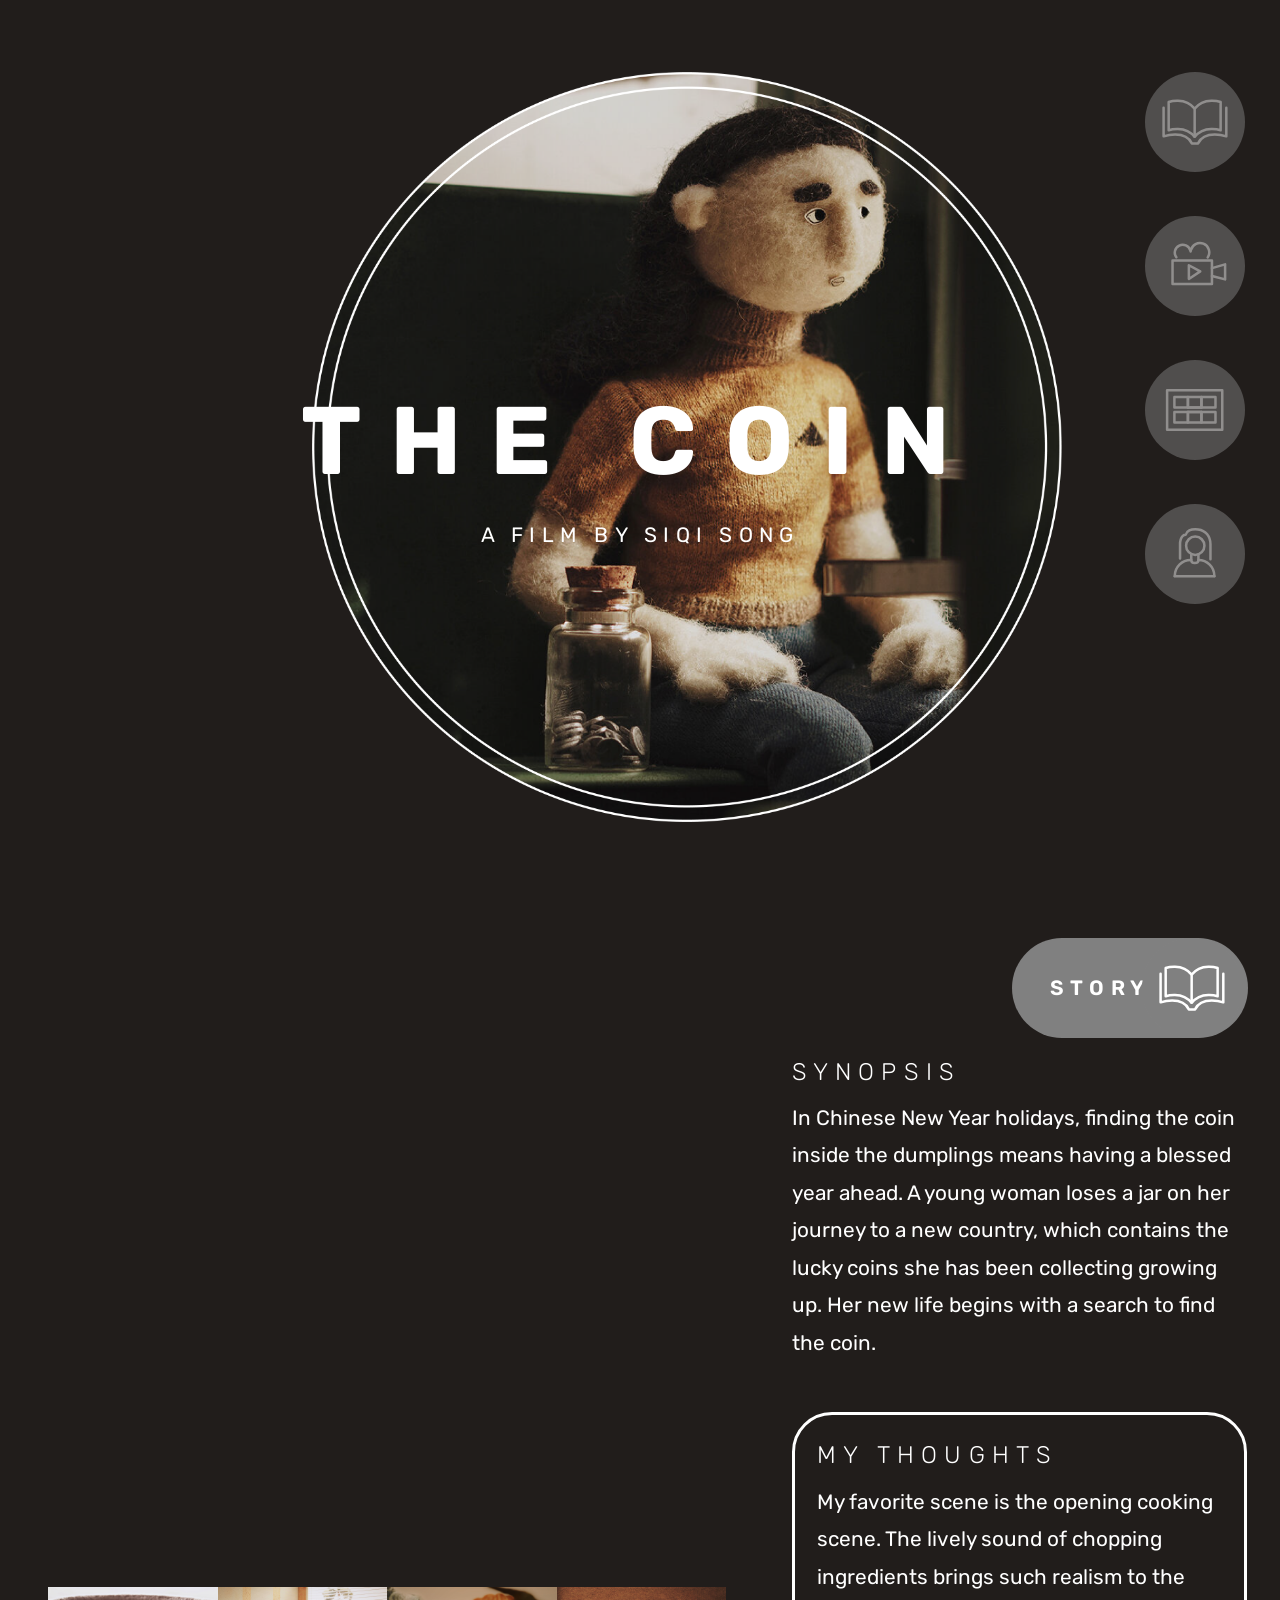
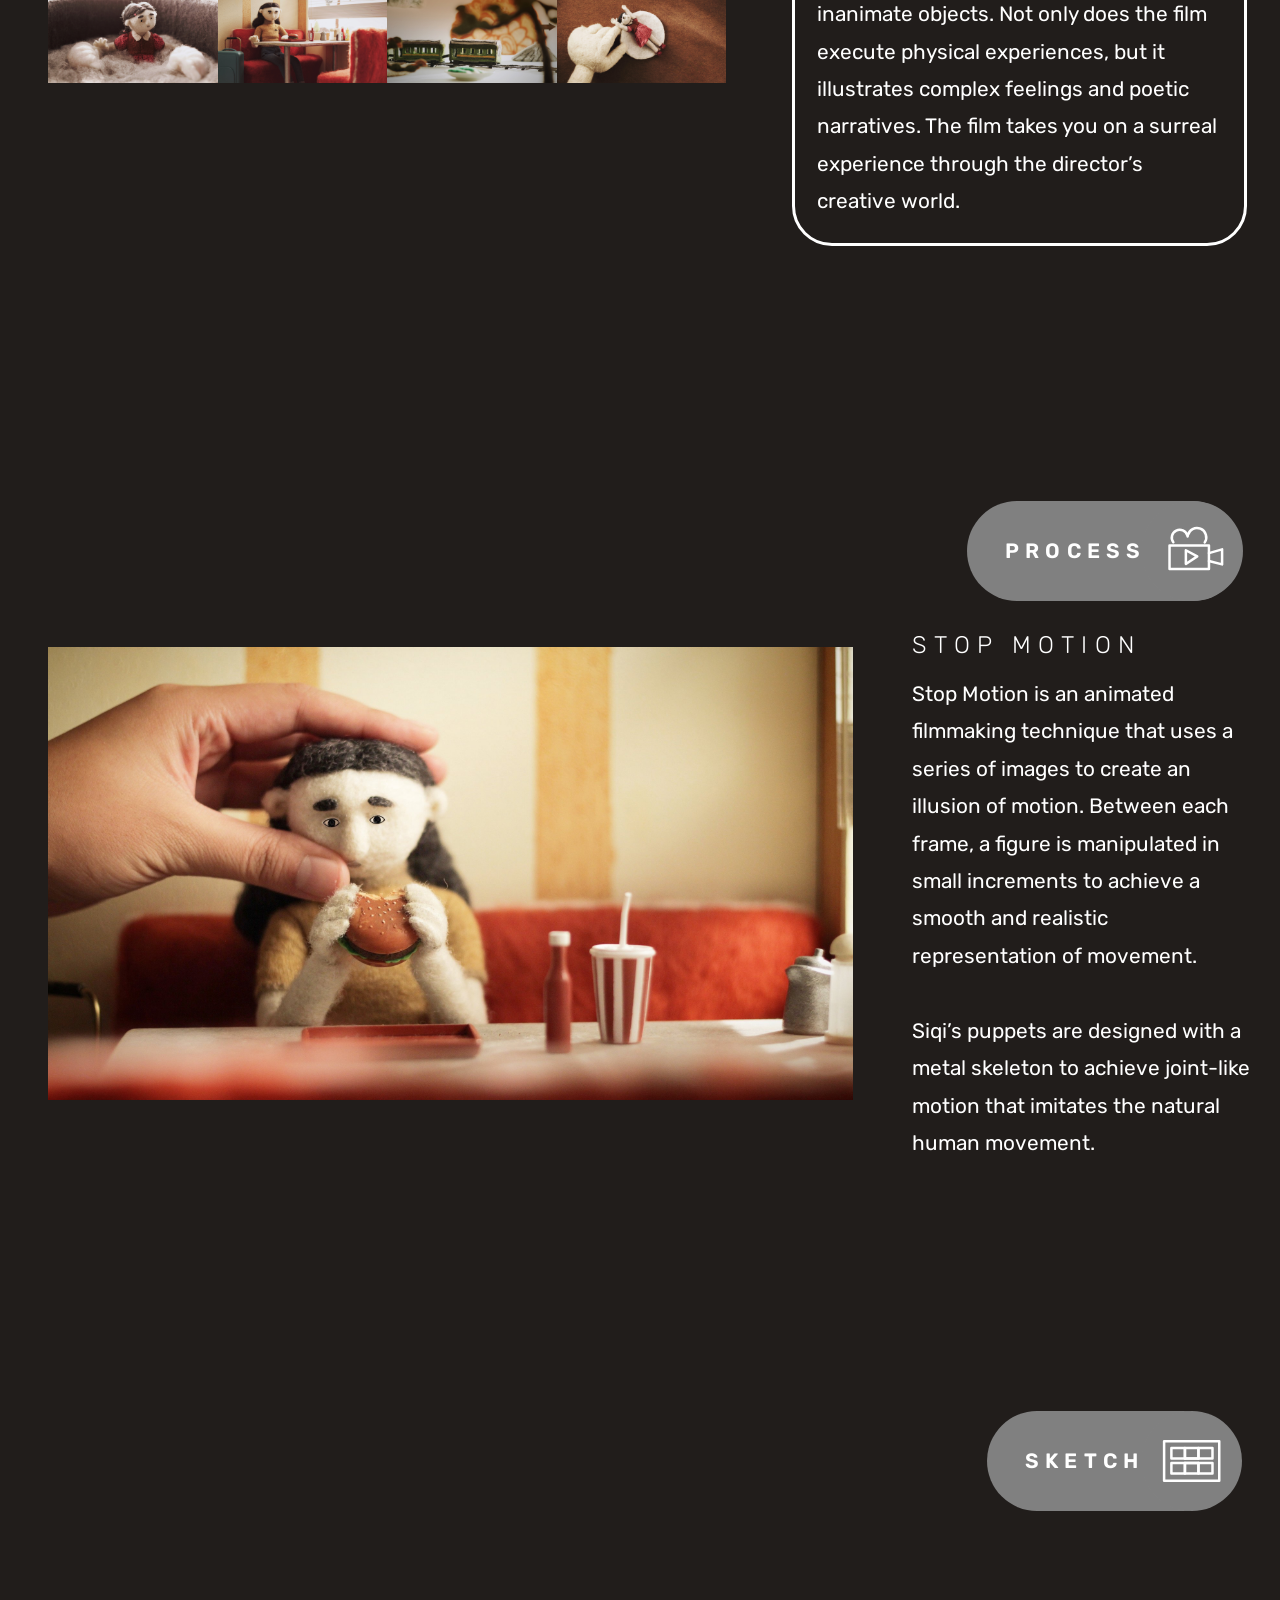
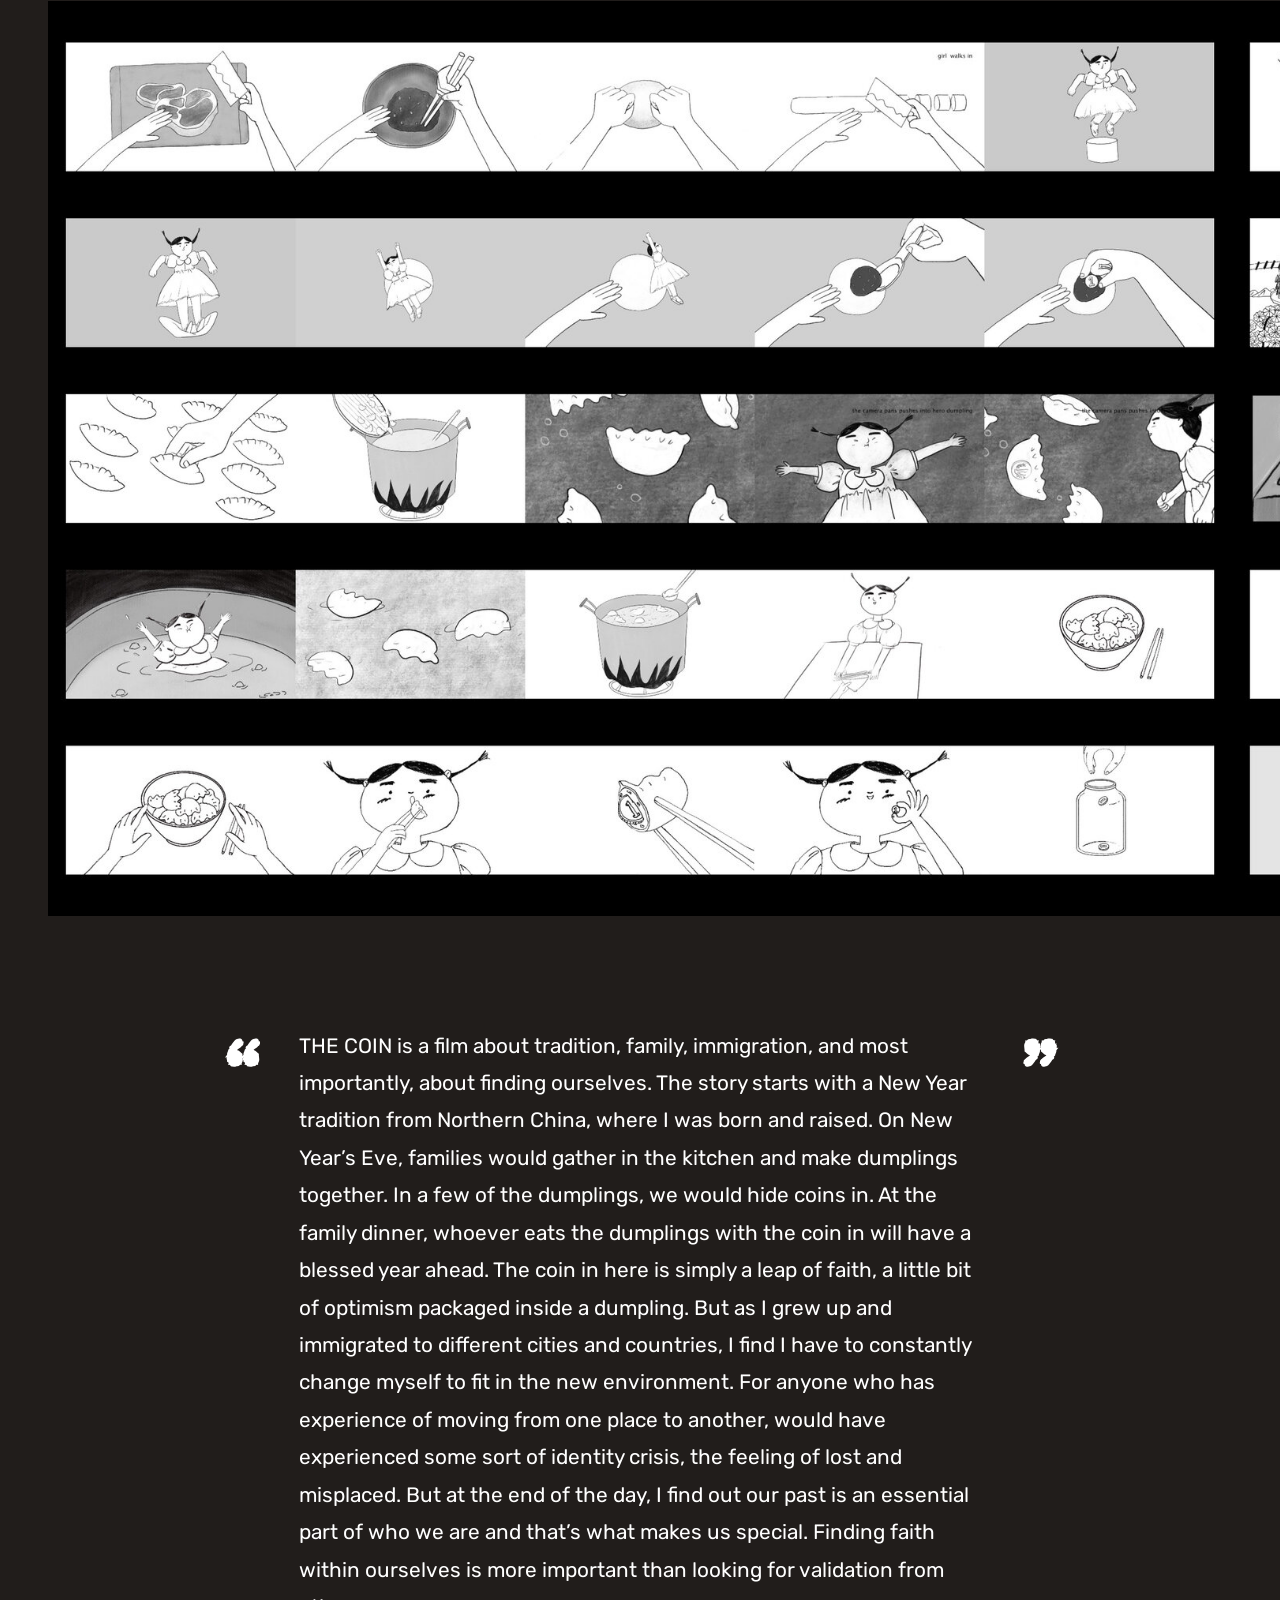
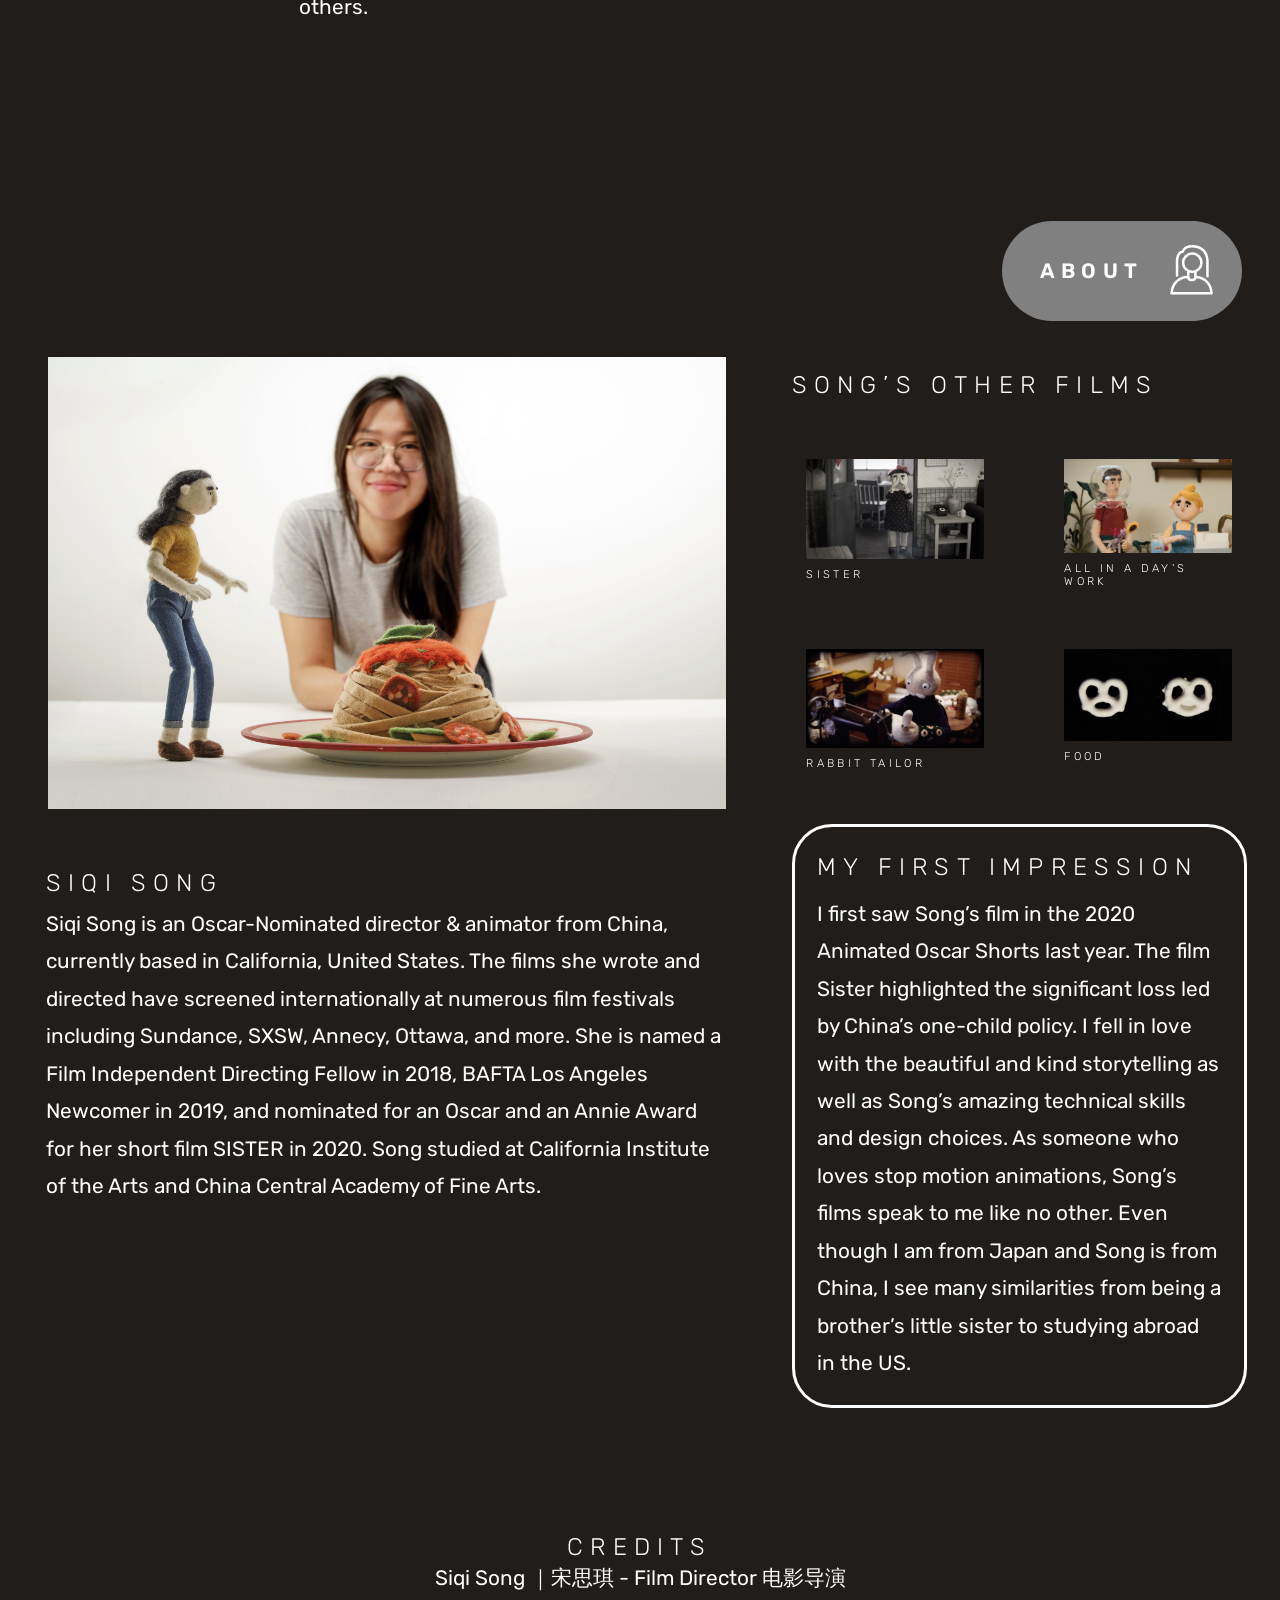
<file: index.html>
<!DOCTYPE html>
<html lang="en">
<head>
	<title>Siqi Song</title>
	<meta charset="utf-8"/>
	<meta name="viewport" content="width=device-width, initial-scale=1" />
	<link href = "index.css" type = "text/css" rel = "stylesheet">
	<link rel="preconnect" href="https://fonts.gstatic.com">
	<link href="https://fonts.googleapis.com/css2?family=Rubik:wght@300;600&display=swap" rel="stylesheet">
	<link href="https://fonts.googleapis.com/css2?family=Special+Elite&display=swap" rel="stylesheet">
</head>
<body>
	<article>
	<section class = "intro">
		<nav class="navbar">
			<div class = "storyIcon"><a href = "#story"><i class = "nav-icon"><img src = "images/icon_story.svg"><span id = "text">story</span></i></a></div>

			<div class = "processIcon"><a href = "#process"><i class = "nav-icon"><img src = "images/icon_process.svg"><span id = "text">process</span></i></a></div>

			<div class = "sketchIcon"><a href = "#sketch"><i class = "nav-icon"><img src = "images/icon_sketch.svg"><span id = "text">sketch</span></i></a></div>

			<div class = "aboutIcon"><a href = "#about"><i class = "nav-icon"><img src = "images/icon_about.svg"><span id = "text">about</span></i></a></div>

			<p id = "storyText">Story</p>
			<p id = "processText">Process</p>
			<p id = "sketchText">Sketch</p>
			<p id = "aboutText">About</p>

		</nav>

		<div class = "hero-image">
			<img src = "images/mobile_intro.png">
			<div class = "hero-text">
			<h1>The Coin</h1>
			<p>A film by Siqi Song</p>
		    </div>
		</div>
    </section>



	<section class = "story" id = "story">
		<div class = "head"><i class = "icon"><img src = "images/icon_story.svg"></i><span>story</span></div>

		<div class = "body">
		<div class = "image">
		<iframe src="https://player.vimeo.com/video/483662315?byline=0&portrait=0" width="640" height="360" frameborder="0" allow="autoplay; fullscreen; picture-in-picture" allowfullscreen></iframe>
		</div>

		<div class = "synopsis">
		<h3>Synopsis</h3>
		<p>In Chinese New Year holidays, finding the coin inside the dumplings means having a blessed year ahead. A young woman loses a jar on her journey to a new country, which contains the lucky coins she has been collecting growing up. Her new life begins with a search to find the coin.</p>
		</div>

		<figure class = "stills">
		<div class = "row">
			<div class = "column">
			<img src = "images/still_02.jpg">
			</div>
			<div class = "column">
			<img src = "images/still_03.jpg">
			</div>
		</div>
		<div class = "row">
			<div class = "column">
			<img src = "images/still_04.jpg">
			</div>
			<div class = "column">
			<img src = "images/still_05.jpg">
			</div>
		</div>
		</figure>

		<div class = "mine">
			<h3>My Thoughts</h3>
			<p>My favorite scene is the opening cooking scene. The lively sound of chopping ingredients brings such realism to the inanimate objects. Not only does the film execute physical experiences, but it illustrates complex feelings and poetic narratives. The film takes you on a surreal experience through the director&#8217;s creative world. </p>
		</div>
	</div>

	</section>

	<section class = "process" id = "process">
		<div class = "head"><i class = "icon"><img src = "images/icon_process.svg"></i><span>process</span></div>

		<div class = "body">
		<div class = "image">
		<figure class = "container">
			<img src = "images/behind_01.jpeg">
		</figure>	
		</div>

		<div class = "stopMotion">
		<h3>Stop Motion</h3>
		<p>Stop Motion is an animated filmmaking technique that uses a series of images to create an illusion of motion. Between each frame, a figure is manipulated in small increments to achieve a smooth and realistic representation of movement. <br><br>

		Siqi&#8217;s puppets are designed with a metal skeleton to achieve joint-like motion that imitates the natural human movement.</p>
	</section>
		</div>
		</div>

	<section class = "sketch" id = "sketch">
		<div class = "head"><i class = "icon"><img src = "images/icon_sketch.svg"></i><span>sketch</span></div>

		<figure class = "storyboards">
			<img src = "images/storyboard_01.jpg">
			<img src = "images/storyboard_02.jpg">
			<img src = "images/storyboard_03.jpg">
		</figure>
		<div class = "quote">
		<div class = "mark1">
		<h4>&#8220;</h4>
		</div>
		<div class = "body">
		<p>THE COIN is a film about tradition, family, immigration, and most importantly, about finding ourselves. The story starts with a New Year tradition from Northern China, where I was born and raised. On New Year&#8217;s Eve, families would gather in the kitchen and make dumplings together. In a few of the dumplings, we would hide coins in. At the family dinner, whoever eats the dumplings with the coin in will have a blessed year ahead. The coin in here is simply a leap of faith, a little bit of optimism packaged inside a dumpling. But as I grew up and immigrated to different cities and countries, I find I have to constantly change myself to fit in the new environment. For anyone who has experience of moving from one place to another, would have experienced some sort of identity crisis, the feeling of lost and misplaced. But at the end of the day, I find out our past is an essential part of who we are and that&#8217;s what makes us special. Finding faith within ourselves is more important than looking for validation from others.</p>
		</div>
		<div class = "mark2">
		<h4>&#8221;</h4>
		</div>
		</div>
	</section>

	<section class = "about" id = "about">
		<div class = "head"><i class = "icon"><img src = "images/icon_about.svg"></i><span>about</span></div>

		<div class = "body">
		<div class = "image">
		<figure class = "director">
			<img src = "images/director.JPG">
		</figure>
		</div>

		<div class = "song">
		<h3>Siqi Song</h3>
		<p>Siqi Song is an Oscar-Nominated director & animator from China, currently based in California, United States. The films she wrote and directed have screened internationally at numerous film festivals including Sundance, SXSW, Annecy, Ottawa, and more. She is named a Film Independent Directing Fellow in 2018, BAFTA Los Angeles Newcomer in 2019, and nominated for an Oscar and an Annie Award for her short film SISTER in 2020. Song studied at California Institute of the Arts and China Central Academy of Fine Arts. </p>
		</div>

		<div class = "other">
		<h3>Song&#8217;s Other Films</h3>

		<div class = "other-films">
			<figure class = "sister">
				<img src = "images/sister.jpg">
			<figcaption>sister</figcaption>
			</figure>
			<figure class = "all">
				<img src = "images/all_in_a_days_work.jpg">
			<figcaption>all in a day&#8217;s work</figcaption>
			</figure>
			<figure class = "rabbit">
				<img src = "images/rabbit_tailor.png">
			<figcaption>rabbit tailor</figcaption>
			</figure>
			<figure class = "food">
				<img src = "images/food.png">
			<figcaption>food</figcaption>
			</figure>
		</div>
		</div>

		<div class = "impression">
		<div class = "mine">
		<h3>My First Impression</h3>
		<p>I first saw Song&#8217;s film in the 2020 Animated Oscar Shorts last year. The film Sister highlighted the significant loss led by China&#8217;s one-child policy. I fell in love with the beautiful and kind storytelling as well as Song&#8217;s amazing technical skills and design choices. As someone who loves stop motion animations, Song&#8217;s films speak to me like no other. Even though I am from Japan and Song is from China, I see many similarities from being a brother&#8217;s little sister to studying abroad in the US. </p>
		</div>
		</div>
		</div>
	</section>
</article>
	<footer>
		<h3>credits</h3>
		<a href = "http://songsiqi.com/"> <p>Siqi Song ｜宋思琪 - Film Director 电影导演</p></a>
	</footer>

</body>
</html>
</file>
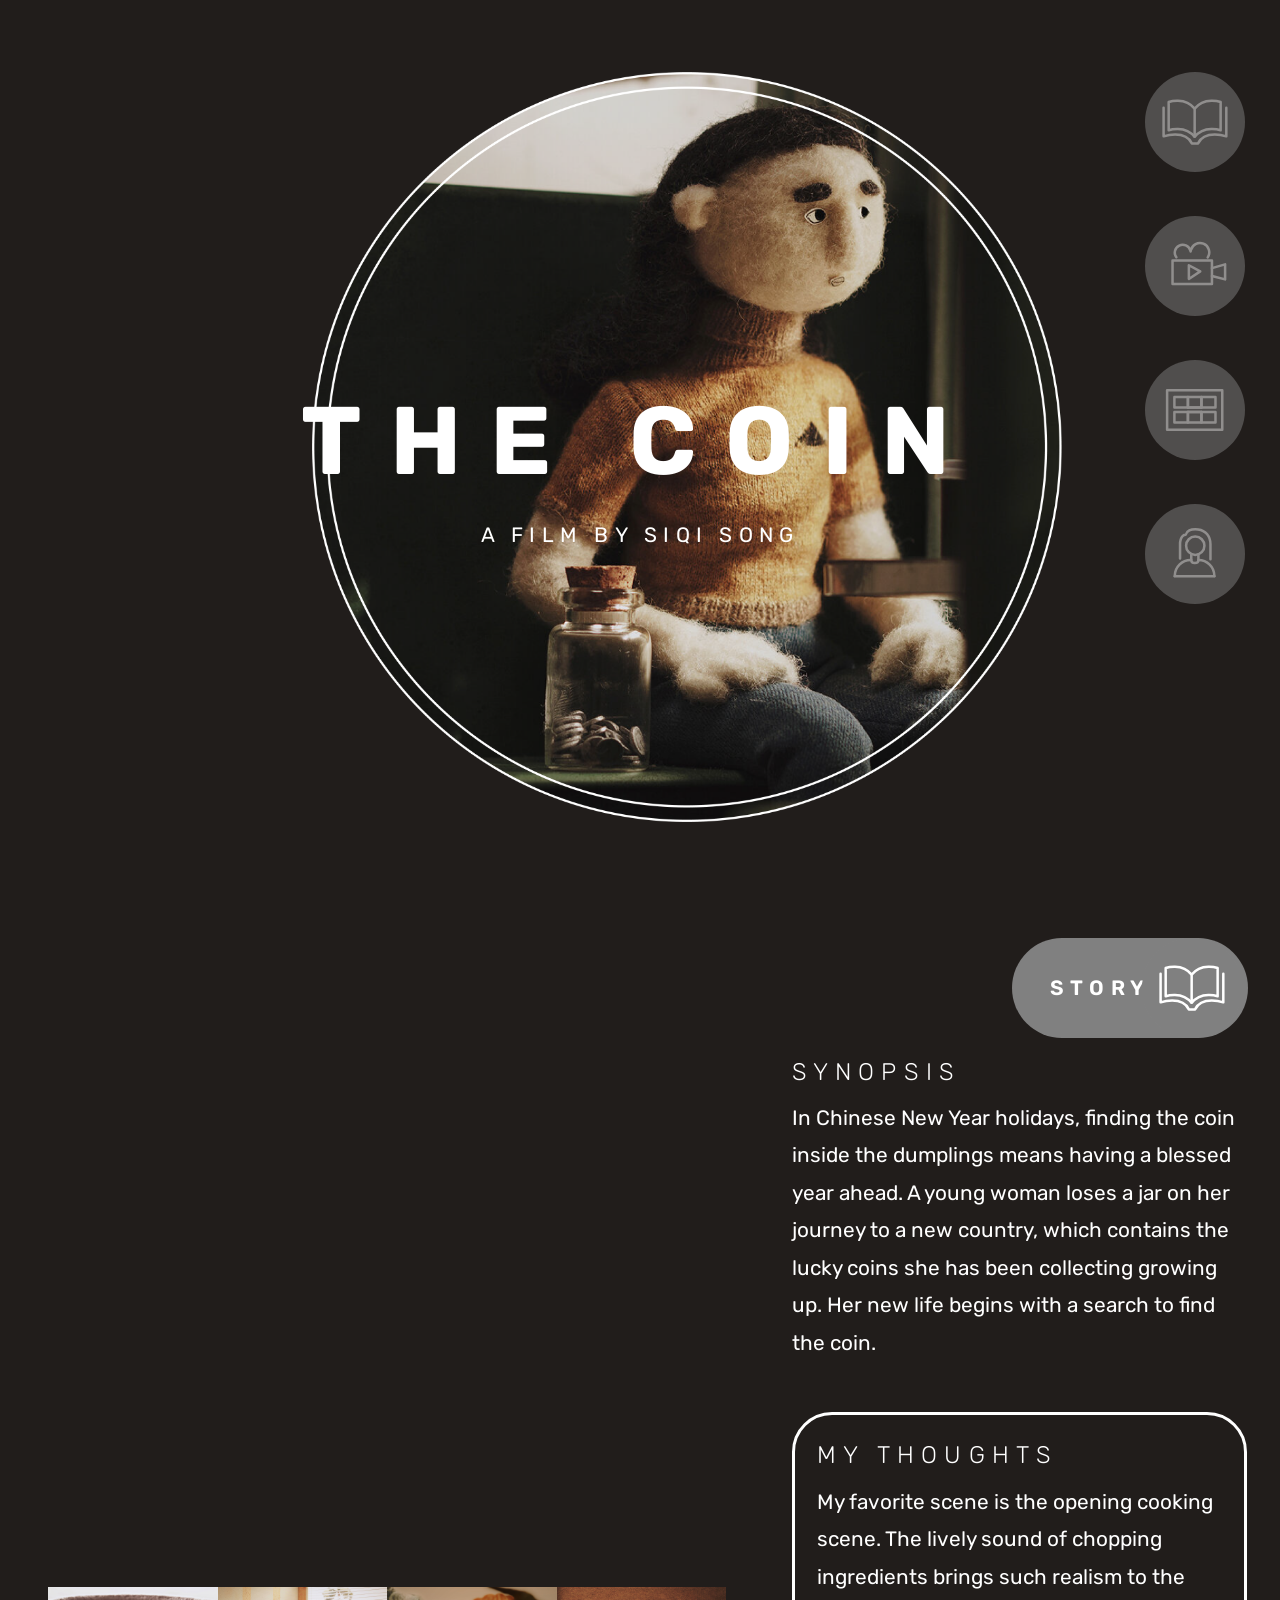
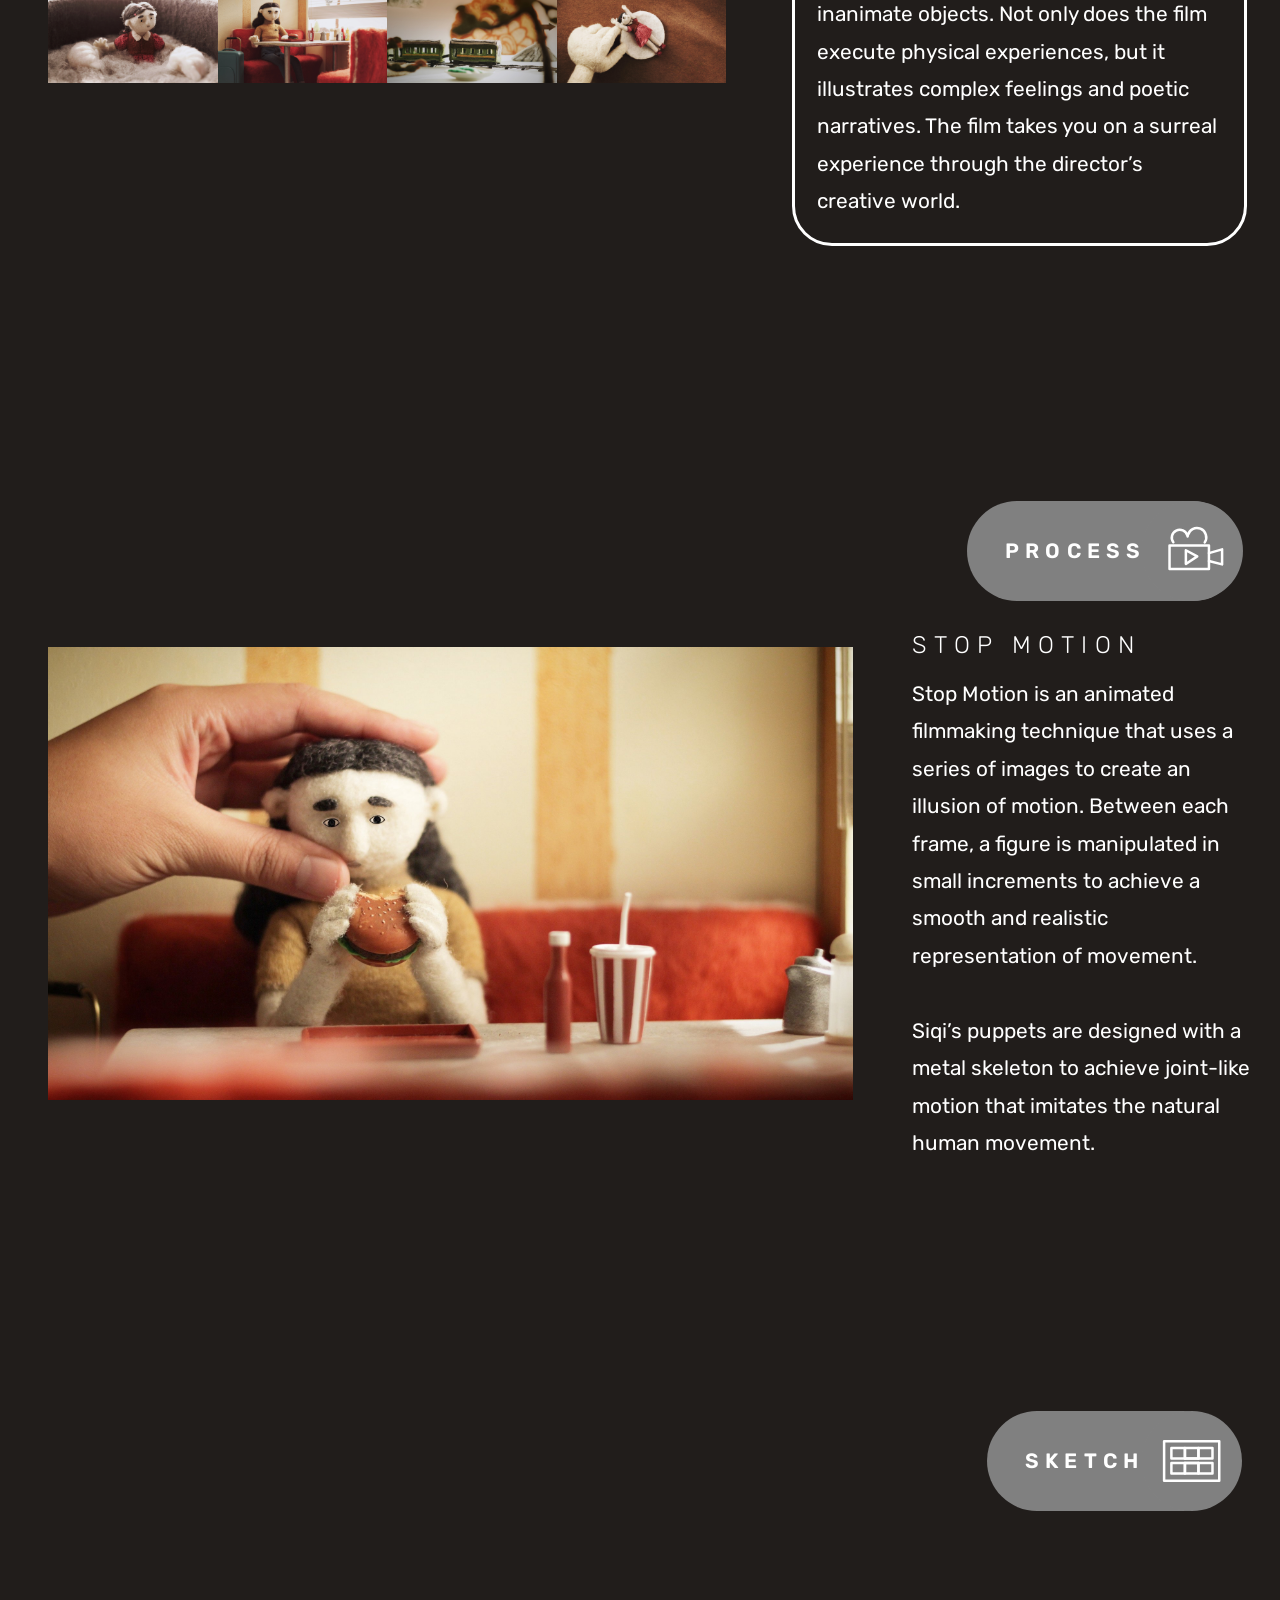
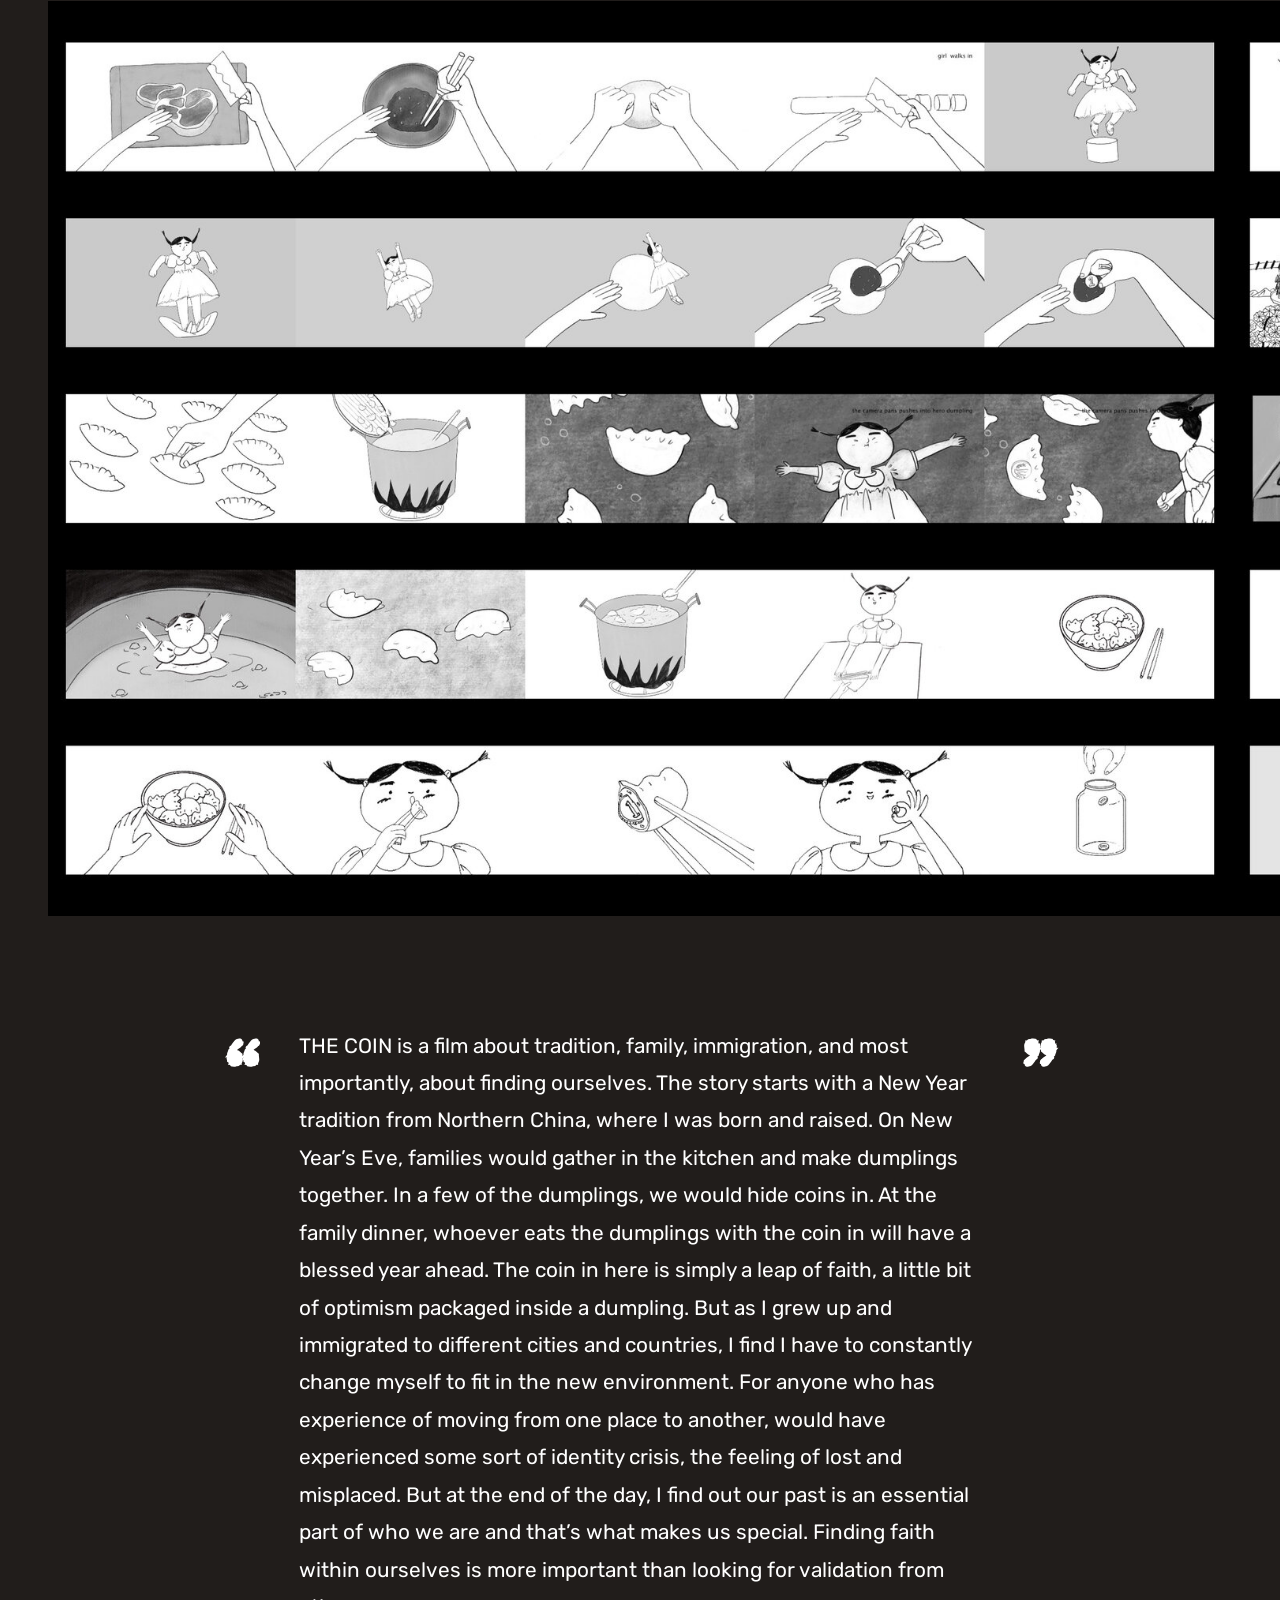
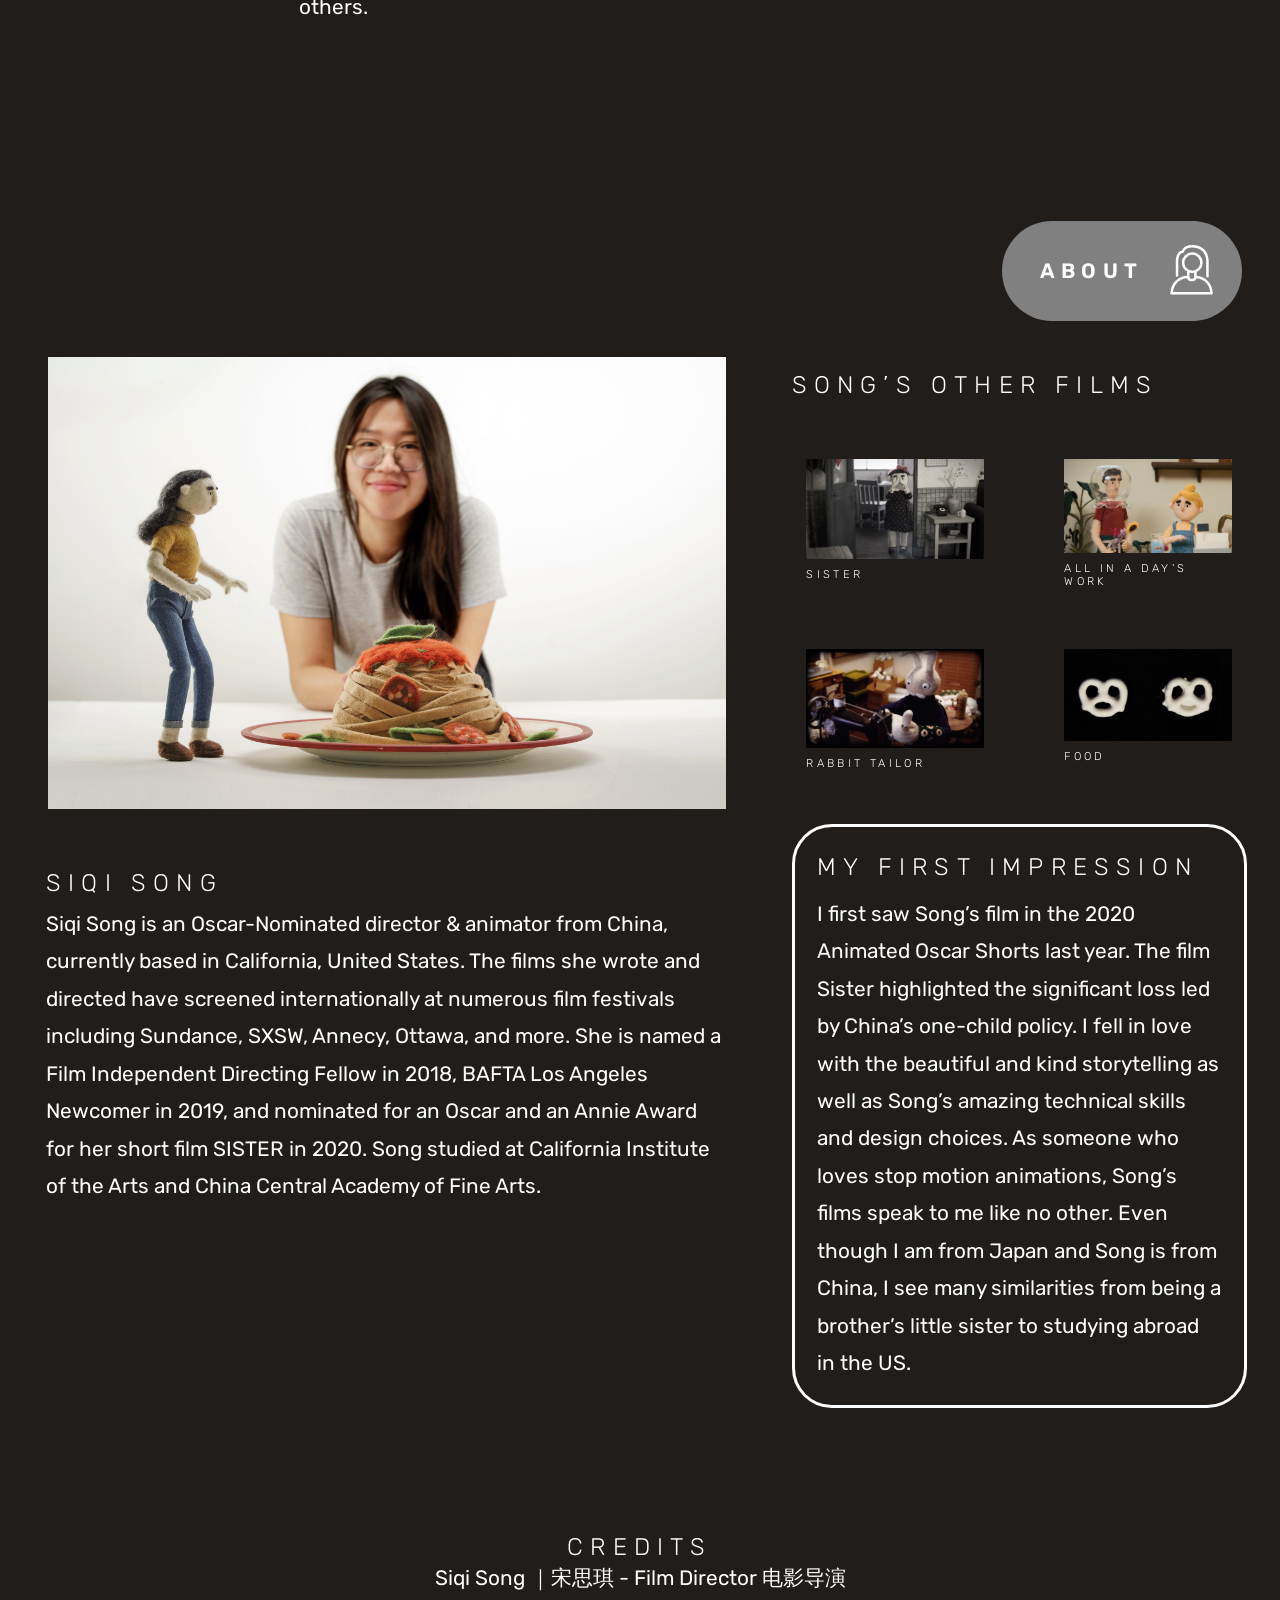
<file: bioFinal.html>
<!DOCTYPE html>
<html lang="en">
<head>
	<title>Siqi Song</title>
	<meta charset="utf-8"/>
	<meta name="viewport" content="width=device-width, initial-scale=1" />
	<link href = "bioFinal.css" type = "text/css" rel = "stylesheet">
	<link rel="preconnect" href="https://fonts.gstatic.com">
	<link href="https://fonts.googleapis.com/css2?family=Rubik:wght@300;600&display=swap" rel="stylesheet">
	<link href="https://fonts.googleapis.com/css2?family=Special+Elite&display=swap" rel="stylesheet">
</head>
<body>
	<article>
	<section class = "intro">
		<nav class="navbar">
			<div class = "storyIcon"><a href = "#story"><i class = "nav-icon"><img src = "images/icon_story.svg"><span id = "text">story</span></i></a></div>

			<div class = "processIcon"><a href = "#process"><i class = "nav-icon"><img src = "images/icon_process.svg"><span id = "text">process</span></i></a></div>

			<div class = "sketchIcon"><a href = "#sketch"><i class = "nav-icon"><img src = "images/icon_sketch.svg"><span id = "text">sketch</span></i></a></div>

			<div class = "aboutIcon"><a href = "#about"><i class = "nav-icon"><img src = "images/icon_about.svg"><span id = "text">about</span></i></a></div>

			<p id = "storyText">Story</p>
			<p id = "processText">Process</p>
			<p id = "sketchText">Sketch</p>
			<p id = "aboutText">About</p>

		</nav>

		<div class = "hero-image">
			<img src = "images/mobile_intro.png">
			<div class = "hero-text">
			<h1>The Coin</h1>
			<p>A film by Siqi Song</p>
		    </div>
		</div>
    </section>



	<section class = "story" id = "story">
		<div class = "head"><i class = "icon"><img src = "images/icon_story.svg"></i><span>story</span></div>

		<div class = "body">
		<div class = "image">
		<iframe src="https://player.vimeo.com/video/483662315?byline=0&portrait=0" width="640" height="360" frameborder="0" allow="autoplay; fullscreen; picture-in-picture" allowfullscreen></iframe>
		</div>

		<div class = "synopsis">
		<h3>Synopsis</h3>
		<p>In Chinese New Year holidays, finding the coin inside the dumplings means having a blessed year ahead. A young woman loses a jar on her journey to a new country, which contains the lucky coins she has been collecting growing up. Her new life begins with a search to find the coin.</p>
		</div>

		<figure class = "stills">
		<div class = "row">
			<div class = "column">
			<img src = "images/still_02.jpg">
			</div>
			<div class = "column">
			<img src = "images/still_03.jpg">
			</div>
		</div>
		<div class = "row">
			<div class = "column">
			<img src = "images/still_04.jpg">
			</div>
			<div class = "column">
			<img src = "images/still_05.jpg">
			</div>
		</div>
		</figure>

		<div class = "mine">
			<h3>My Thoughts</h3>
			<p>My favorite scene is the opening cooking scene. The lively sound of chopping ingredients brings such realism to the inanimate objects. Not only does the film execute physical experiences, but it illustrates complex feelings and poetic narratives. The film takes you on a surreal experience through the director&#8217;s creative world. </p>
		</div>
	</div>

	</section>

	<section class = "process" id = "process">
		<div class = "head"><i class = "icon"><img src = "images/icon_process.svg"></i><span>process</span></div>

		<div class = "body">
		<div class = "image">
		<figure class = "container">
			<img src = "images/behind_01.jpeg">
		</figure>	
		</div>

		<div class = "stopMotion">
		<h3>Stop Motion</h3>
		<p>Stop Motion is an animated filmmaking technique that uses a series of images to create an illusion of motion. Between each frame, a figure is manipulated in small increments to achieve a smooth and realistic representation of movement. <br><br>

		Siqi&#8217;s puppets are designed with a metal skeleton to achieve joint-like motion that imitates the natural human movement.</p>
	</section>
		</div>
		</div>

	<section class = "sketch" id = "sketch">
		<div class = "head"><i class = "icon"><img src = "images/icon_sketch.svg"></i><span>sketch</span></div>

		<figure class = "storyboards">
			<img src = "images/storyboard_01.jpg">
			<img src = "images/storyboard_02.jpg">
			<img src = "images/storyboard_03.jpg">
		</figure>
		<div class = "quote">
		<div class = "mark1">
		<h4>&#8220;</h4>
		</div>
		<div class = "body">
		<p>THE COIN is a film about tradition, family, immigration, and most importantly, about finding ourselves. The story starts with a New Year tradition from Northern China, where I was born and raised. On New Year&#8217;s Eve, families would gather in the kitchen and make dumplings together. In a few of the dumplings, we would hide coins in. At the family dinner, whoever eats the dumplings with the coin in will have a blessed year ahead. The coin in here is simply a leap of faith, a little bit of optimism packaged inside a dumpling. But as I grew up and immigrated to different cities and countries, I find I have to constantly change myself to fit in the new environment. For anyone who has experience of moving from one place to another, would have experienced some sort of identity crisis, the feeling of lost and misplaced. But at the end of the day, I find out our past is an essential part of who we are and that&#8217;s what makes us special. Finding faith within ourselves is more important than looking for validation from others.</p>
		</div>
		<div class = "mark2">
		<h4>&#8221;</h4>
		</div>
		</div>
	</section>

	<section class = "about" id = "about">
		<div class = "head"><i class = "icon"><img src = "images/icon_about.svg"></i><span>about</span></div>

		<div class = "body">
		<div class = "image">
		<figure class = "director">
			<img src = "images/director.JPG">
		</figure>
		</div>

		<div class = "song">
		<h3>Siqi Song</h3>
		<p>Siqi Song is an Oscar-Nominated director & animator from China, currently based in California, United States. The films she wrote and directed have screened internationally at numerous film festivals including Sundance, SXSW, Annecy, Ottawa, and more. She is named a Film Independent Directing Fellow in 2018, BAFTA Los Angeles Newcomer in 2019, and nominated for an Oscar and an Annie Award for her short film SISTER in 2020. Song studied at California Institute of the Arts and China Central Academy of Fine Arts. </p>
		</div>

		<div class = "other">
		<h3>Song&#8217;s Other Films</h3>

		<div class = "other-films">
			<figure class = "sister">
				<img src = "images/sister.jpg">
			<figcaption>sister</figcaption>
			</figure>
			<figure class = "all">
				<img src = "images/all_in_a_days_work.jpg">
			<figcaption>all in a day&#8217;s work</figcaption>
			</figure>
			<figure class = "rabbit">
				<img src = "images/rabbit_tailor.png">
			<figcaption>rabbit tailor</figcaption>
			</figure>
			<figure class = "food">
				<img src = "images/food.png">
			<figcaption>food</figcaption>
			</figure>
		</div>
		</div>

		<div class = "impression">
		<div class = "mine">
		<h3>My First Impression</h3>
		<p>I first saw Song&#8217;s film in the 2020 Animated Oscar Shorts last year. The film Sister highlighted the significant loss led by China&#8217;s one-child policy. I fell in love with the beautiful and kind storytelling as well as Song&#8217;s amazing technical skills and design choices. As someone who loves stop motion animations, Song&#8217;s films speak to me like no other. Even though I am from Japan and Song is from China, I see many similarities from being a brother&#8217;s little sister to studying abroad in the US. </p>
		</div>
		</div>
		</div>
	</section>
</article>
	<footer>
		<h3>credits</h3>
		<a href = "http://songsiqi.com/"> <p>Siqi Song ｜宋思琪 - Film Director 电影导演</p></a>
	</footer>

</body>
</html>
</file>
<file: index.css>
body {
	background-color: #211D1B;
}

article {
	display: grid;
}

nav.navbar {
	display: grid;
	width: 100%;
	padding-top: 5%;
	grid-column-gap: 10px;
	grid-template-columns: repeat(4, 1fr);

}

	.nav-icon span {
		display: none;
		}

.nav-icon img {
	width: 75px;
	background-color: grey;
	border-radius: 75px;
	margin: 5%;
	opacity: 0.5;
}

.nav-icon img:hover {
  opacity: 1.0;
}

#storyText, #processText, #sketchText, #aboutText {
	display: none;
	width: 100%;
}


.storyIcon:hover ~ #storyText, .processIcon:hover ~ #processText, .sketchIcon:hover ~ #sketchText, .aboutIcon:hover ~ #aboutText{
	display: block;
	position: absolute;
	color: grey;
	font-family: 'Rubik', sans-serif;
	font-weight: 600;
	font-size: 1.3em;
	text-transform: uppercase;
	margin-top: 95px;
	width:100%;
	text-align: center;
	letter-spacing: 0.3em;
}


.hero-image {
	position: relative;
	height: 700px;
}

.hero-image img{
	margin-top: 150px;
	padding: 5%;
	position: absolute;
	width: 90%;
	margin-bottom: 60%;
}

.hero-text {
	text-align: center;
    position: absolute;
    color: white;
    text-transform: uppercase;
    margin-top: 260px;
    width: 100%;
    text-align: center;
}

.hero-text h1 {
	font-size: 2.5em;
	letter-spacing: 0.3em;
	font-family: 'Rubik', sans-serif;
	font-weight: 600px;
}

.hero-text p {
	font-family: 'Rubik', sans-serif;
	font-size: 0.7em;
	letter-spacing: 0.3em;
	margin-top: -10%;
}


.icon img {
	position: absolute;
	width: 75px;
	background-color: grey;
	border-radius: 100%;
	margin-left: 39%;
	margin-top: 5%;
}

.story span, .process span, .sketch span, .about span{
	position: absolute;
	color: grey;
	font-family: 'Rubik', sans-serif;
	font-weight: 600;
	font-size: 1.3em;
	text-transform: uppercase;
	margin-top: 110px;
	width:100%;
	text-align: center;
	letter-spacing: 0.3em;
}

iframe {
	width: 100%;
	margin-top: 100px;
	margin-bottom: -60px;
}

.story h3, .process h3, .about h3, footer h3{
	margin-top: 7%;
	color: white;
	font-family: 'Rubik', sans-serif;
	font-size: 1.3em;
	letter-spacing: 0.3em;
	text-transform: uppercase;
	font-weight: 300;
	text-align: center;
}

.story p, .process p, .sketch p, .about p, footer p{
	color: white;
	text-align: center;
	margin-top: -7%;
	padding: 5%;
	font-family: 'Rubik', sans-serif;
	font-size: 1em;
	line-height: 1.8em ;
}

.story .body{
		display: grid;
		grid-template-columns: auto;
		grid-template-areas: "image" "synopsis" ;
	}

.story .image {
		grid-area: "image";
	}

.story .synopsis {
		grid-area: "synopsis";
	}

.mine {
	border: 3px solid white;
	margin: 5%;
	border-radius: 40px;
	margin-bottom: 5%;
}

.stills {
	margin-bottom: 10%;
}

.stills img {
	width: 100%;
	}

figure .row {
	display: flex; 	
	box-sizing: border-box;
	margin-bottom: 5%;

}

section .process {
	position: relative;
}

.process .container img {
	margin-top: 160px;
	width: 100%;
}

.sketch figure {
	margin-top: 45%;
}

.sketch {
	margin-bottom: 10%;
}

.storyboards {
	margin-bottom: 10%;
}

.storyboards img {
	width: 100%;
}

.sketch h4 {
	font-size: 5em;
	width: 100%;
	text-align: center;
	color: white;
	font-family: 'Special Elite', cursive;
	margin-bottom: -10%;
	margin-top: -1%;
	
}

.quote {
	grid-template-columns: auto;
	grid-template-areas: "mark1" "body" "mark2"
}

.about .director img {
	margin-top: 160px;
	width: 100%;
}

.about .other-films img {
	width: 70%;
	box-sizing: border-box;
	margin-left: 15%;
}

.other-films {
	width: 100%;
	margin-top: 10%;
	margin-bottom: 10%;
	
}

.about figcaption {
	color: white;
	width: 100%;
	font-family: 'Rubik', sans-serif;
	font-size: 0.7em;
	letter-spacing: 0.3em;
	text-transform: uppercase;
	font-weight: 300;
	text-align: center;
	margin-bottom: 5%;
	
}

footer a {
	text-decoration: none;
}

footer p:hover {
	color: grey;
}

footer {
	margin-bottom: 10%;
}

@media screen and (min-width: 600px) {
	nav.navbar {
		position: absolute;
		margin-left: 75%;
		width: 100px;
		padding-top: 5%;
		grid-column-gap: 0px;
		grid-gap: 20px;
		grid-template-columns: 0;
		grid-template-rows: repeat(4, 1fr);
}
	.intro {
		width: 70%;
		margin: 0 auto;
	}

	.nav-icon {
		position: relative;
		text-align: right;
	}

	.nav-icon img {
		position: absolute;
		height: 100px;
		width: 100px;
		transition: width .5s ease;  
		position: relative; 
		overflow: hidden; 
		text-align: right;
		right: 13px;
    	top: 0;
    	bottom: 0;
	}

	a:link{
	    text-decoration: none!important;
}

	.nav-icon span {
		display: grid;
		font-style: normal;
		white-space: nowrap; 
		transition: all ease .3s; 
		opacity: 0; 
		font-size: 16px; 
		line-height: 20px; 
		letter-spacing: 0.3em;
		transition: all ease .3s;
		color: white;
		font-family: 'Rubik', sans-serif;
		font-weight: 600;
		font-size: 1.3em;
		text-transform: uppercase;
	}

	.nav-icon img:hover {
		width: 240px;
	}

	.nav-icon img:hover ~ span {
		opacity: 1; 
		transition-delay:.3s;  
		transition: all ease .3s;
	}

	.hero-image {
		position: relative;
		height: 900px;
	}

	.hero-image img{
		margin-top: 20px;
		margin-left: 70px;
		width: 750px;
	}


	.hero-text {
	    margin-top: 280px;
	}

	.hero-text h1 {
		font-size: 6em;
	}

	.hero-text p {
		font-size: 1.3em;
		margin-top: -8%;
	}


	.icon img {
		position: absolute;
		width: 100px;
		background-color: none;
		border-radius: 100%;
		margin-top: 2%;
		margin-left: 0;
		z-index: 2;
	}

	#storyText, #processText, #sketchText, #aboutText {
		display: none;
}

	.storyIcon:hover ~ #storyText, .processIcon:hover ~ #processText, .sketchIcon:hover ~ #sketchText, .aboutIcon:hover ~ #aboutText{
		display: none;
	}

	.head {
		position:relative;
		float: right;
		margin-right: 130px;
		margin-top: 30px;
	}

	.story span, .process span, .sketch span, .about span{
		position: absolute;
		margin-top: 0;
		color: white;
		text-align: left;
		margin-left: -130px;
		background-color: grey;
		border-radius: 80px;
		width: 160px;
		padding: 38px;
		z-index: 1;
		
	}
	.process span {
		margin-left: -175px;
		width: 200px;
	}

	.sketch span {
		margin-left: -155px;
		width: 170px;
	}

	.about span {
		margin-left: -140px;
	}

	.story .body{
		margin-top: 150px;
		display: grid;
		grid-template-columns: auto 40%;
		grid-template-areas: "image synopsis";
	}

	iframe {
		width: 100%;
		margin-top: 0;
		margin-bottom: -60px;
	}
	.story h3, .process h3, .about h3, footer h3{
		margin-top: 0px;
		font-size: 1.5em;
		padding-left: 5%;
		letter-spacing: 0.3em;
		text-align: left;
	}

	.story p, .process p, .sketch p, .about p, footer p{
		text-align: left;
		margin-top: -7%;
		padding: 5%;
		font-size: 1.3em;
		line-height: 1.8em ;
		margin-bottom: 0;
	}

	.mine {
		padding-top: 5%;
	}

	.stills {
		margin-top: 200px;
		margin-bottom: 10%;
		display: flex;
	}

	.stills img {
		width: 100%;
		}

	figure .row {
		display: inline-flex; 	
	}

	.process {
		margin-top: 200px;
	}

	.process .body {
		margin-top: 160px;
		display: grid;
		grid-template-columns: auto 30%;
	}

	.process .container img {
	margin-top: 0px;
	width: 100%;
}

	.sketch figure {
		margin-top: 220px;
		display: flex;
	}

	.sketch {
		margin-top: 200px;
		margin-bottom: 10%;
	}

	.storyboards {
		margin-bottom: 10%;
	}

	.storyboards img {
		width: 100%;
	}

	.sketch h4 {
		font-size: 5em;
		width: 100%;
		text-align: center;
		color: white;
		font-family: 'Special Elite', cursive;
		margin-bottom: -10%;
		margin-top: -1%;
		
}
	.quote {
		display: grid;
		grid-template-columns: 20% auto 20%;
		grid-template-areas: "mark1 body mark2"
	}

	.quote .mark1 {
		display: inline-grid;
		grid-area: mark1;
		justify-content: end; 
	}
	
	.quote .mark2 {
		display: inline-grid;
		justify-content: start; 
		grid-area: mark2;
	}

	.quote .body {
		grid-area: body;
	}

	.about .body {
		margin-top: 160px;
		display: grid;
		grid-template-columns: auto 40%;
		grid-template-areas: "image other" "song impression";
	}

	.about .image {
		grid-area: image;
	}

	.about .song {
		margin-top: 40px;
		grid-area: song;
	}

	.about .other {
		margin-top: 20px;
		grid-area: other;
	}

	.about .impression {
		margin-top: -30px;
		grid-area: impression;
	}

	.about .director img {
		margin-top: -10px;
		width: 100%;
	}

	.about .other-films img {
		width: 100%;
		margin-top: 20px;
		box-sizing: border-box;
		margin-left: 0;
	}

	.other-films {
		width: 100%;
		margin-top: 0;
		margin-bottom: 0;
		display: grid;
		grid-template-columns: auto auto;
		grid-template-areas: "sister work" "rabbit food";
		
	}

	.sister {
		grid-area: sister;
	}

	.all {
		grid-area: work;
	}

	.rabbit {
		grid-area: rabbit;
	}

	.food {
		grid-area: food;
	}

	.about figcaption {
		text-align: start;
		margin-top: 5px;
		margin-bottom: 5%;
		
	}

	footer h3, footer p {
		width: 100%;
		text-align: center;
		padding-left: 0;
	}

	footer {
		margin-top: 100px;
		margin-bottom: 0;
	}
}
</file>
<file: bioFinal.css>
body {
	background-color: #211D1B;
}

article {
	display: grid;
}

nav.navbar {
	display: grid;
	width: 100%;
	padding-top: 5%;
	grid-column-gap: 10px;
	grid-template-columns: repeat(4, 1fr);

}

	.nav-icon span {
		display: none;
		}

.nav-icon img {
	width: 75px;
	background-color: grey;
	border-radius: 75px;
	margin: 5%;
	opacity: 0.5;
}

.nav-icon img:hover {
  opacity: 1.0;
}

#storyText, #processText, #sketchText, #aboutText {
	display: none;
	width: 100%;
}


.storyIcon:hover ~ #storyText, .processIcon:hover ~ #processText, .sketchIcon:hover ~ #sketchText, .aboutIcon:hover ~ #aboutText{
	display: block;
	position: absolute;
	color: grey;
	font-family: 'Rubik', sans-serif;
	font-weight: 600;
	font-size: 1.3em;
	text-transform: uppercase;
	margin-top: 95px;
	width:100%;
	text-align: center;
	letter-spacing: 0.3em;
}


.hero-image {
	position: relative;
	height: 700px;
}

.hero-image img{
	margin-top: 150px;
	padding: 5%;
	position: absolute;
	width: 90%;
	margin-bottom: 60%;
}

.hero-text {
	text-align: center;
    position: absolute;
    color: white;
    text-transform: uppercase;
    margin-top: 260px;
    width: 100%;
    text-align: center;
}

.hero-text h1 {
	font-size: 2.5em;
	letter-spacing: 0.3em;
	font-family: 'Rubik', sans-serif;
	font-weight: 600px;
}

.hero-text p {
	font-family: 'Rubik', sans-serif;
	font-size: 0.7em;
	letter-spacing: 0.3em;
	margin-top: -10%;
}


.icon img {
	position: absolute;
	width: 75px;
	background-color: grey;
	border-radius: 100%;
	margin-left: 39%;
	margin-top: 5%;
}

.story span, .process span, .sketch span, .about span{
	position: absolute;
	color: grey;
	font-family: 'Rubik', sans-serif;
	font-weight: 600;
	font-size: 1.3em;
	text-transform: uppercase;
	margin-top: 110px;
	width:100%;
	text-align: center;
	letter-spacing: 0.3em;
}

iframe {
	width: 100%;
	margin-top: 100px;
	margin-bottom: -60px;
}

.story h3, .process h3, .about h3, footer h3{
	margin-top: 7%;
	color: white;
	font-family: 'Rubik', sans-serif;
	font-size: 1.3em;
	letter-spacing: 0.3em;
	text-transform: uppercase;
	font-weight: 300;
	text-align: center;
}

.story p, .process p, .sketch p, .about p, footer p{
	color: white;
	text-align: center;
	margin-top: -7%;
	padding: 5%;
	font-family: 'Rubik', sans-serif;
	font-size: 1em;
	line-height: 1.8em ;
}

.story .body{
		display: grid;
		grid-template-columns: auto;
		grid-template-areas: "image" "synopsis" ;
	}

.story .image {
		grid-area: "image";
	}

.story .synopsis {
		grid-area: "synopsis";
	}

.mine {
	border: 3px solid white;
	margin: 5%;
	border-radius: 40px;
	margin-bottom: 5%;
}

.stills {
	margin-bottom: 10%;
}

.stills img {
	width: 100%;
	}

figure .row {
	display: flex; 	
	box-sizing: border-box;
	margin-bottom: 5%;

}

section .process {
	position: relative;
}

.process .container img {
	margin-top: 160px;
	width: 100%;
}

.sketch figure {
	margin-top: 45%;
}

.sketch {
	margin-bottom: 10%;
}

.storyboards {
	margin-bottom: 10%;
}

.storyboards img {
	width: 100%;
}

.sketch h4 {
	font-size: 5em;
	width: 100%;
	text-align: center;
	color: white;
	font-family: 'Special Elite', cursive;
	margin-bottom: -10%;
	margin-top: -1%;
	
}

.quote {
	grid-template-columns: auto;
	grid-template-areas: "mark1" "body" "mark2"
}

.about .director img {
	margin-top: 160px;
	width: 100%;
}

.about .other-films img {
	width: 70%;
	box-sizing: border-box;
	margin-left: 15%;
}

.other-films {
	width: 100%;
	margin-top: 10%;
	margin-bottom: 10%;
	
}

.about figcaption {
	color: white;
	width: 100%;
	font-family: 'Rubik', sans-serif;
	font-size: 0.7em;
	letter-spacing: 0.3em;
	text-transform: uppercase;
	font-weight: 300;
	text-align: center;
	margin-bottom: 5%;
	
}

footer a {
	text-decoration: none;
}

footer p:hover {
	color: grey;
}

footer {
	margin-bottom: 10%;
}

@media screen and (min-width: 600px) {
	nav.navbar {
		position: absolute;
		margin-left: 75%;
		width: 100px;
		padding-top: 5%;
		grid-column-gap: 0px;
		grid-gap: 20px;
		grid-template-columns: 0;
		grid-template-rows: repeat(4, 1fr);
}
	.intro {
		width: 70%;
		margin: 0 auto;
	}

	.nav-icon {
		position: relative;
		text-align: right;
	}

	.nav-icon img {
		position: absolute;
		height: 100px;
		width: 100px;
		transition: width .5s ease;  
		position: relative; 
		overflow: hidden; 
		text-align: right;
		right: 13px;
    	top: 0;
    	bottom: 0;
	}

	a:link{
	    text-decoration: none!important;
}

	.nav-icon span {
		display: grid;
		font-style: normal;
		white-space: nowrap; 
		transition: all ease .3s; 
		opacity: 0; 
		font-size: 16px; 
		line-height: 20px; 
		letter-spacing: 0.3em;
		transition: all ease .3s;
		color: white;
		font-family: 'Rubik', sans-serif;
		font-weight: 600;
		font-size: 1.3em;
		text-transform: uppercase;
	}

	.nav-icon img:hover {
		width: 240px;
	}

	.nav-icon img:hover ~ span {
		opacity: 1; 
		transition-delay:.3s;  
		transition: all ease .3s;
	}

	.hero-image {
		position: relative;
		height: 900px;
	}

	.hero-image img{
		margin-top: 20px;
		margin-left: 70px;
		width: 750px;
	}


	.hero-text {
	    margin-top: 280px;
	}

	.hero-text h1 {
		font-size: 6em;
	}

	.hero-text p {
		font-size: 1.3em;
		margin-top: -8%;
	}


	.icon img {
		position: absolute;
		width: 100px;
		background-color: none;
		border-radius: 100%;
		margin-top: 2%;
		margin-left: 0;
		z-index: 2;
	}

	#storyText, #processText, #sketchText, #aboutText {
		display: none;
}

	.storyIcon:hover ~ #storyText, .processIcon:hover ~ #processText, .sketchIcon:hover ~ #sketchText, .aboutIcon:hover ~ #aboutText{
		display: none;
	}

	.head {
		position:relative;
		float: right;
		margin-right: 130px;
		margin-top: 30px;
	}

	.story span, .process span, .sketch span, .about span{
		position: absolute;
		margin-top: 0;
		color: white;
		text-align: left;
		margin-left: -130px;
		background-color: grey;
		border-radius: 80px;
		width: 160px;
		padding: 38px;
		z-index: 1;
		
	}
	.process span {
		margin-left: -175px;
		width: 200px;
	}

	.sketch span {
		margin-left: -155px;
		width: 170px;
	}

	.about span {
		margin-left: -140px;
	}

	.story .body{
		margin-top: 150px;
		display: grid;
		grid-template-columns: auto 40%;
		grid-template-areas: "image synopsis";
	}

	iframe {
		width: 100%;
		margin-top: 0;
		margin-bottom: -60px;
	}
	.story h3, .process h3, .about h3, footer h3{
		margin-top: 0px;
		font-size: 1.5em;
		padding-left: 5%;
		letter-spacing: 0.3em;
		text-align: left;
	}

	.story p, .process p, .sketch p, .about p, footer p{
		text-align: left;
		margin-top: -7%;
		padding: 5%;
		font-size: 1.3em;
		line-height: 1.8em ;
		margin-bottom: 0;
	}

	.mine {
		padding-top: 5%;
	}

	.stills {
		margin-top: 200px;
		margin-bottom: 10%;
		display: flex;
	}

	.stills img {
		width: 100%;
		}

	figure .row {
		display: inline-flex; 	
	}

	.process {
		margin-top: 200px;
	}

	.process .body {
		margin-top: 160px;
		display: grid;
		grid-template-columns: auto 30%;
	}

	.process .container img {
	margin-top: 0px;
	width: 100%;
}

	.sketch figure {
		margin-top: 220px;
		display: flex;
	}

	.sketch {
		margin-top: 200px;
		margin-bottom: 10%;
	}

	.storyboards {
		margin-bottom: 10%;
	}

	.storyboards img {
		width: 100%;
	}

	.sketch h4 {
		font-size: 5em;
		width: 100%;
		text-align: center;
		color: white;
		font-family: 'Special Elite', cursive;
		margin-bottom: -10%;
		margin-top: -1%;
		
}
	.quote {
		display: grid;
		grid-template-columns: 20% auto 20%;
		grid-template-areas: "mark1 body mark2"
	}

	.quote .mark1 {
		display: inline-grid;
		grid-area: mark1;
		justify-content: end; 
	}
	
	.quote .mark2 {
		display: inline-grid;
		justify-content: start; 
		grid-area: mark2;
	}

	.quote .body {
		grid-area: body;
	}

	.about .body {
		margin-top: 160px;
		display: grid;
		grid-template-columns: auto 40%;
		grid-template-areas: "image other" "song impression";
	}

	.about .image {
		grid-area: image;
	}

	.about .song {
		margin-top: 40px;
		grid-area: song;
	}

	.about .other {
		margin-top: 20px;
		grid-area: other;
	}

	.about .impression {
		margin-top: -30px;
		grid-area: impression;
	}

	.about .director img {
		margin-top: -10px;
		width: 100%;
	}

	.about .other-films img {
		width: 100%;
		margin-top: 20px;
		box-sizing: border-box;
		margin-left: 0;
	}

	.other-films {
		width: 100%;
		margin-top: 0;
		margin-bottom: 0;
		display: grid;
		grid-template-columns: auto auto;
		grid-template-areas: "sister work" "rabbit food";
		
	}

	.sister {
		grid-area: sister;
	}

	.all {
		grid-area: work;
	}

	.rabbit {
		grid-area: rabbit;
	}

	.food {
		grid-area: food;
	}

	.about figcaption {
		text-align: start;
		margin-top: 5px;
		margin-bottom: 5%;
		
	}

	footer h3, footer p {
		width: 100%;
		text-align: center;
		padding-left: 0;
	}

	footer {
		margin-top: 100px;
		margin-bottom: 0;
	}
}
</file>
